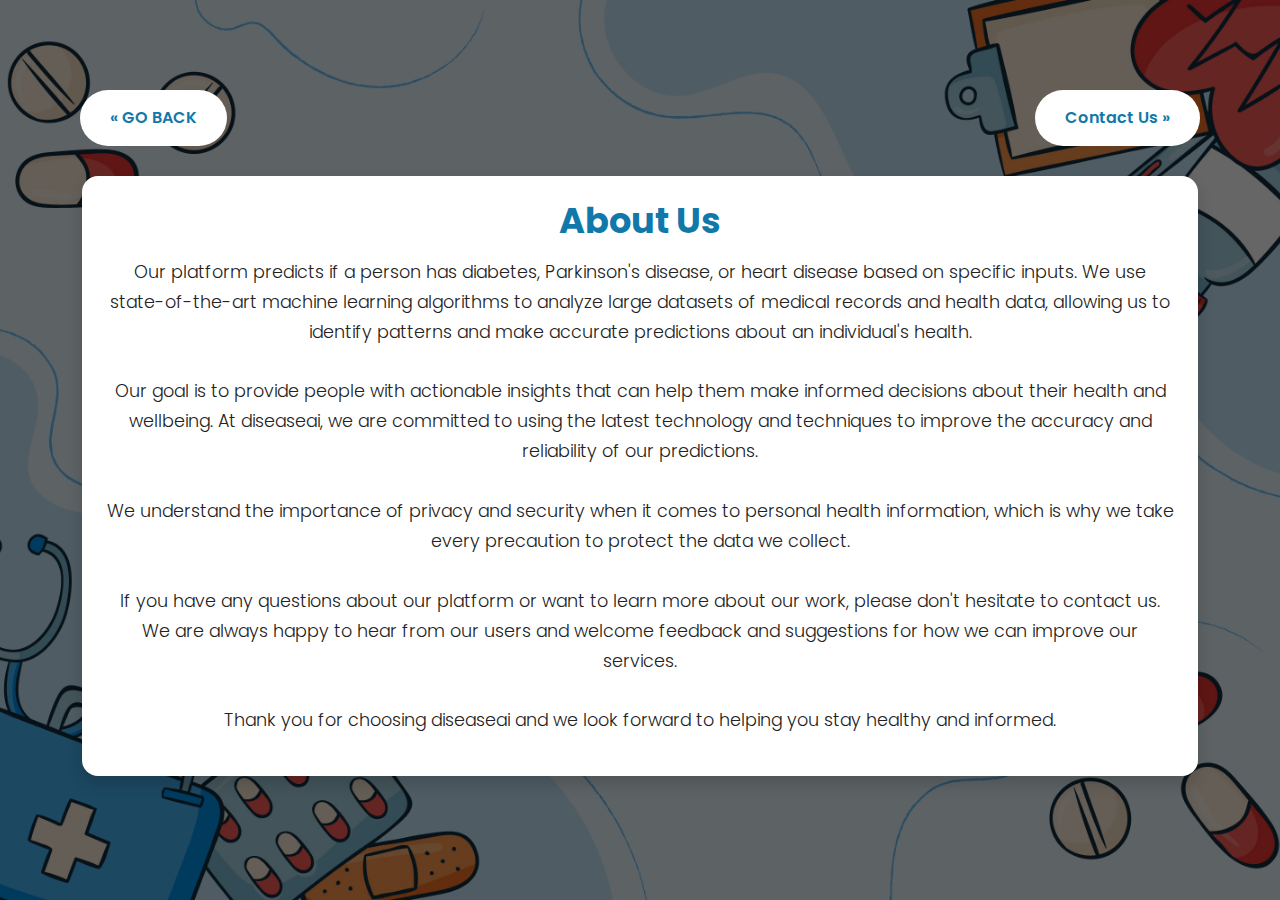
<file: ABOUT/about.html>
<!DOCTYPE html>
<html lang="en">

<head>
    <meta charset="UTF-8">
    <meta name="viewport" content="width=device-width, initial-scale=1.0">
    <title>About</title>
    <link rel="stylesheet" href="about.css">
    <link href="https://cdn.jsdelivr.net/npm/bootstrap@5.3.3/dist/css/bootstrap.min.css" rel="stylesheet">
</head>

<body>
    <section class="py-5">
        <div class="container">
            <div class="d-flex flex-column flex-md-row justify-content-between align-items-center mb-4 gap-3">
                <button class="animated-button">
                    <a href="../index.html" class="text-decoration-none text-reset">
                        <span class="text">&laquo; GO BACK</span>
                    </a>
                </button>
                <button class="animated-button1">
                    <a href="../CONTACT/contact.html" class="text-decoration-none text-reset">
                        <span class="text">Contact Us &raquo;</span>
                    </a>
                </button>
            </div>
            <div class="bg-white rounded-4 shadow p-4">
                <h2 class="text-center mb-3">About Us</h2>
                <p class="lead text-center">
                    Our platform predicts if a person has diabetes, Parkinson's disease, or heart disease based on specific inputs. We use state-of-the-art machine learning algorithms to analyze large datasets of medical records and health data, allowing us to identify patterns and make accurate predictions about an individual's health.<br><br>
                    Our goal is to provide people with actionable insights that can help them make informed decisions about their health and wellbeing. At diseaseai, we are committed to using the latest technology and techniques to improve the accuracy and reliability of our predictions.<br><br>
                    We understand the importance of privacy and security when it comes to personal health information, which is why we take every precaution to protect the data we collect.<br><br>
                    If you have any questions about our platform or want to learn more about our work, please don't hesitate to contact us. We are always happy to hear from our users and welcome feedback and suggestions for how we can improve our services.<br><br>
                    Thank you for choosing diseaseai and we look forward to helping you stay healthy and informed.
                </p>
            </div>
        </div>
    </section>
    <script src="https://cdn.jsdelivr.net/npm/bootstrap@5.3.3/dist/js/bootstrap.bundle.min.js"></script>
</body>

</html>
</file>
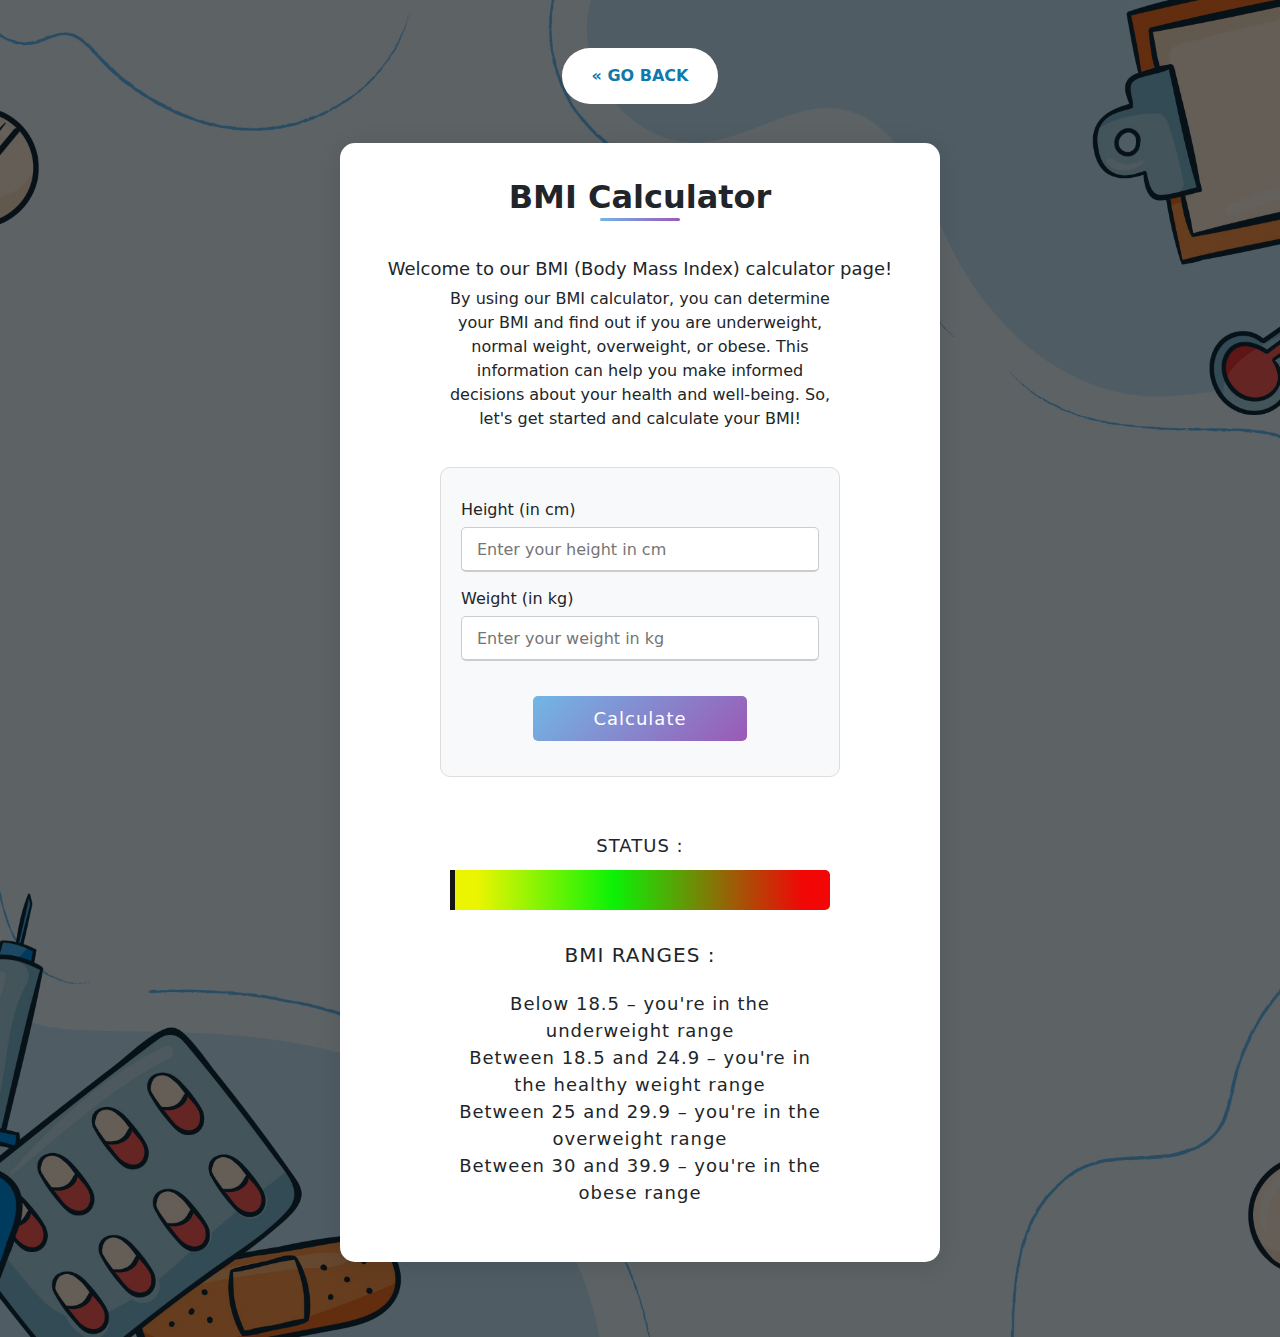
<file: PREDICT/bmi.html>
<!DOCTYPE html>
<html lang="en">

<head>
    <meta charset="UTF-8">
    <meta name="viewport" content="width=device-width, initial-scale=1.0">
    <title>BMI Calculator</title>
    <link href="https://cdn.jsdelivr.net/npm/bootstrap@5.3.0-alpha1/dist/css/bootstrap.min.css" rel="stylesheet">
    <link rel="stylesheet" href="https://stackpath.bootstrapcdn.com/font-awesome/4.7.0/css/font-awesome.min.css">
    <style>
        * {
            margin: 0px;
            box-sizing: border-box;
        }

        body {
            min-height: 100vh;
            width: 100%;
            display: flex;
            justify-content: center;
            align-items: center;
            background-image: url("/IMAGES/hm2.jpg");
            background-size: cover;
            background-position: center;
            position: relative;
        }

        body::after {
            content: "";
            position: absolute;
            top: 0;
            left: 0;
            height: 100%;
            width: 100%;
            background-color: rgba(0, 0, 0, 0.6);
            z-index: 1;
        }

        section {
            position: relative;
            z-index: 2;
            padding-top: 50px;
            padding-bottom: 50px;
            width: 100%;
        }

        .animated-button1 {
            position: static;
            display: flex;
            align-items: center;
            text-align: center;
            padding: 10px 24px;
            border: 4px solid;
            border-color: transparent;
            font-size: 1rem;
            border-radius: 100px;
            font-weight: 600;
            color: #1079aa;
            box-shadow: 0 0 0 2px #ffffff;
            cursor: pointer;
            overflow: hidden;
            transition: all 0.6s cubic-bezier(0.23, 1, 0.32, 1);
            background: #fff;
            margin-bottom: 1.5rem;
        }

        .animated-button1 .text {
            position: relative;
            z-index: 1;
            transform: translateX(-12px);
            transition: all 0.8s cubic-bezier(0.23, 1, 0.32, 1);
        }

        .animated-button1:hover {
            box-shadow: 0 0 0 12px transparent;
            color: #212121;
            border-radius: 12px;
            background: #e6f7ff;
        }

        .animated-button1:hover .text {
            transform: translateX(12px);
        }

        .animated-button1:active {
            scale: 0.95;
            box-shadow: 0 0 0 4px rgb(47, 200, 255);
        }

        .animated-button1:hover .circle {
            width: 220px;
            height: 220px;
            opacity: 1;
        }

        .contain {
            display: flex;
            flex-direction: column;
            align-items: center;
            width: 100%;
            max-width: 600px;
            padding: 30px;
            margin: 25px auto;
            border-radius: 15px;
            background-color: #fff;
            box-shadow: 0 4px 24px 0 rgba(0,0,0,0.10);
        }

        .contain .title {
            font-size: 2rem;
            font-weight: 600;
            position: relative;
            text-align: center;
        }

        .contain .title::before {
            content: "";
            position: absolute;
            left: 50%;
            bottom: 0;
            transform: translateX(-50%);
            height: 3px;
            width: 80px;
            border-radius: 5px;
            background: linear-gradient(135deg, #71b7e6, #9b59b6);
        }

        .contain .intro {
            display: flex;
            justify-content: center;
            text-align: center;
            margin-top: 10px;
            font-size: 18px;
            font-weight: 500;
        }

        .intro1 {
            margin: 5px auto;
            font-size: 16px;
            max-width: 75%;
            text-align: center;
        }

        .contain .inputs {
            margin: 15px auto;
            width: 100%;
            max-width: 400px;
            padding: 15px 20px;
            border: 1px solid rgb(223, 220, 220);
            border-radius: 10px;
            background: #f8f9fa;
        }

        .input-box {
            margin: 15px 0;
            width: 100%;
        }

        .input-box span.details {
            display: block;
            font-weight: 500;
            margin-bottom: 5px;
        }

        .input-box input {
            height: 45px;
            width: 100%;
            outline: none;
            font-size: 16px;
            border-radius: 5px;
            padding-left: 15px;
            border: 0.5px solid #ccc;
            border-bottom-width: 2px;
            transition: all 0.3s ease;
        }

        form .button {
            height: 45px;
            margin-top: 35px;
            margin-bottom: 20px;
            display: flex;
            justify-content: center;
        }

        form .button input {
            height: 100%;
            width: 60%;
            border-radius: 5px;
            border: none;
            color: #fff;
            font-size: 18px;
            font-weight: 500;
            letter-spacing: 1px;
            cursor: pointer;
            transition: all 0.3s ease;
            background: linear-gradient(135deg, #71b7e6, #9b59b6);
        }

        .contain .lever {
            width: 100%;
            max-width: 400px;
            margin-top: 30px;
            padding: 10px;
        }

        .lever p {
            text-align: center;
            font-size: 18px;
            font-weight: 500;
            letter-spacing: 1px;
        }

        #imcContainer {
            width: 100%;
            border-radius: 5px;
            height: 40px;
            background: linear-gradient(90deg, rgba(235, 245, 2, 1) 7%, rgba(11, 242, 6, 1) 43%, rgba(242, 6, 6, 1) 93%);
        }

        #IMCbar {
            width: 0%;
            height: 40px;
            margin-top: -5px;
            border-right: 5px solid #161515;
            transition: all 2s ease;
        }

        .contain .last {
            font-size: 20px;
            font-weight: 500;
            letter-spacing: 1px;
            text-align: center;
            margin-top: 30px;
        }

        .contain .last1 {
            font-size: 18px;
            letter-spacing: 1px;
            text-align: center;
            margin-top: 20px;
        }

        .last1 ol {
            list-style: none;
            padding-left: 0;
        }

        @media (max-width: 991.98px) {
            .contain {
                max-width: 90vw;
                padding: 20px;
            }
            .contain .inputs,
            .contain .lever {
                max-width: 100%;
                min-width: 0;
            }
            .intro1 {
                max-width: 95%;
            }
        }

        @media (max-width: 575.98px) {
            section {
                padding-top: 20px;
                padding-bottom: 20px;
            }
            .contain {
                padding: 10px;
                margin: 10px auto;
            }
            .contain .title {
                font-size: 1.3rem;
            }
            .contain .inputs,
            .contain .lever {
                padding: 10px 5px;
            }
            .intro1 {
                font-size: 15px;
            }
            .contain .last,
            .contain .last1 {
                font-size: 1rem;
            }
        }
    </style>
</head>

<body>
    <section>
        <div class="container d-flex flex-column align-items-center">
            <button class="animated-button1 mb-3">
                <a href="../index.html" style="text-decoration: none; color: inherit;">
                    <span class="text">&laquo; GO BACK</span>
                </a>
            </button>
            <main class="w-100">
                <div class="contain">
                    <div class="title">BMI Calculator</div><br>
                    <div class="intro">
                        Welcome to our BMI (Body Mass Index) calculator page!
                    </div>
                    <div class="intro1">
                        By using our BMI calculator, you can determine your BMI and find out if you are underweight, normal weight, overweight, or obese. This information can help you make informed decisions about your health and well-being. So, let's get started and calculate
                        your BMI!
                        <p></p>
                    </div>
                    <div class="inputs">
                        <form id="bmiForm" onsubmit="return calculateBmi(event);">
                            <div class="input-box">
                                <span class="details">Height (in cm)</span>
                                <input type="number" id="height" step="0.1" placeholder="Enter your height in cm" required>
                            </div>
                            <div class="input-box">
                                <span class="details">Weight (in kg)</span>
                                <input type="number" id="weight" step="0.1" placeholder="Enter your weight in kg" required>
                            </div>
                            <div class="button">
                                <input type="submit" value="Calculate">
                            </div>
                        </form>
                    </div>
                    <div class="lever">
                        <p id="imcData">STATUS : </p>
                        <div id="imcContainer">
                            <div id="IMCbar"></div>
                        </div>
                        <div class="last">BMI RANGES :</div>
                        <div class="last1">
                            <ol>
                                <li>Below 18.5 – you're in the underweight range</li>
                                <li>Between 18.5 and 24.9 – you're in the healthy weight range</li>
                                <li>Between 25 and 29.9 – you're in the overweight range</li>
                                <li>Between 30 and 39.9 – you're in the obese range</li>
                            </ol>
                        </div>
                    </div>
                </div>
            </main>
        </div>
    </section>

    <script>
        function calculateBmi(event) {
            event.preventDefault();
            const height = parseFloat(document.getElementById('height').value);
            const weight = parseFloat(document.getElementById('weight').value);

            if (isNaN(height) || isNaN(weight)) {
                alert("Please enter valid height and weight values.");
                return false;
            }

            const heightInMeters = height / 100;
            const bmi = (weight / (heightInMeters * heightInMeters)).toFixed(2);

            let status;
            if (bmi < 18.5) {
                status = "Underweight";
            } else if (bmi >= 18.5 && bmi <= 24.9) {
                status = "Normal weight";
            } else if (bmi >= 25 && bmi <= 29.9) {
                status = "Overweight";
            } else {
                status = "Obese";
            }

            const imcData = document.getElementById('imcData');
            const imcBar = document.getElementById('IMCbar');

            imcData.textContent = `STATUS: ${status} (BMI: ${bmi})`;
            imcBar.style.width = `${(bmi / 40) * 100}%`;

            if (bmi < 18.5) {
                imcBar.style.backgroundColor = "yellow";
            } else if (bmi >= 18.5 && bmi <= 24.9) {
                imcBar.style.backgroundColor = "green";
            } else if (bmi >= 25 && bmi <= 29.9) {
                imcBar.style.backgroundColor = "orange";
            } else {
                imcBar.style.backgroundColor = "red";
            }

            return false;
        }
    </script>
    <script src="https://cdn.jsdelivr.net/npm/bootstrap@5.3.0-alpha1/dist/js/bootstrap.bundle.min.js"></script>
</body>

</html>
</file>
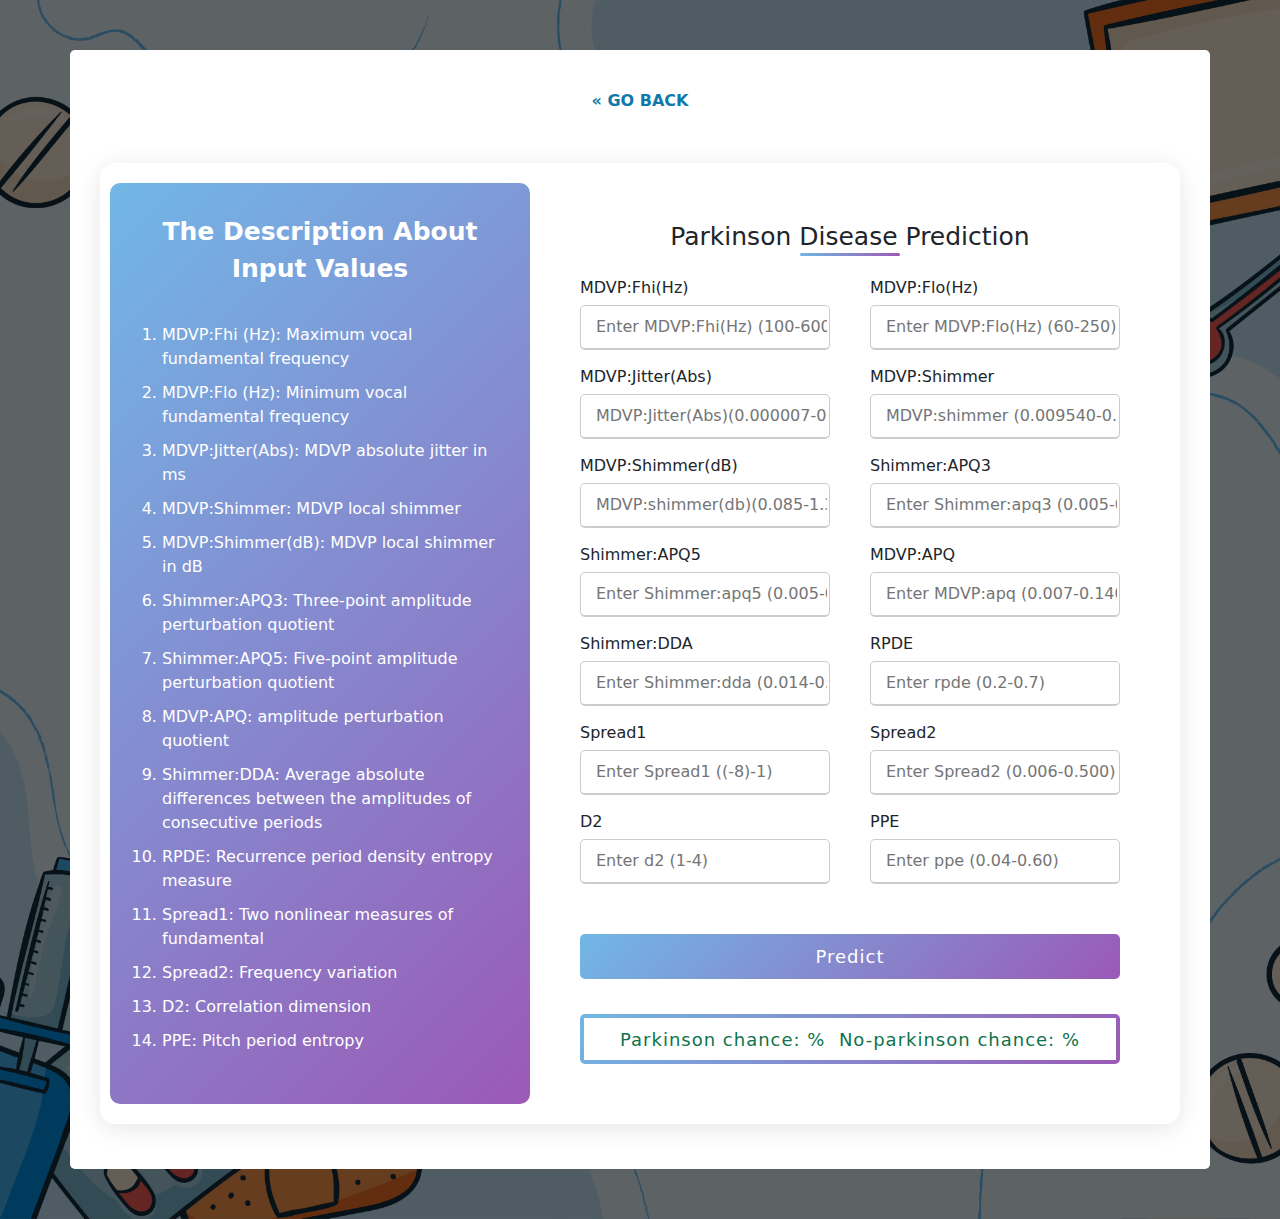
<file: PREDICT/brain.html>
<!DOCTYPE html>
<html lang="en">

<head>
    <meta charset="UTF-8">
    <meta name="viewport" content="width=device-width, initial-scale=1.0">
    <title>Parkinson Disease Prediction</title>
    <link href="https://cdn.jsdelivr.net/npm/bootstrap@5.3.0-alpha1/dist/css/bootstrap.min.css" rel="stylesheet">
    <link rel="stylesheet" href="https://stackpath.bootstrapcdn.com/font-awesome/4.7.0/css/font-awesome.min.css">
    <style>
        * {
            margin: 0px;
            box-sizing: border-box;
        }

        body {
            min-height: 100vh;
            width: 100%;
            display: flex;
            justify-content: center;
            align-items: center;
            background-image: url("/IMAGES/hm2.jpg");
            background-size: cover;
            background-position: center;
            position: relative;
        }

        body::after {
            content: "";
            position: absolute;
            top: 0;
            left: 0;
            height: 100%;
            width: 100%;
            background-color: rgba(0, 0, 0, 0.6);
            z-index: 1;
        }

        section {
            position: relative;
            z-index: 2;
            padding-top: 50px;
            padding-bottom: 50px;
            width: 100%;
        }

        .animated-button1 {
            position: static;
            display: flex;
            align-items: center;
            text-align: center;
            padding: 10px 24px;
            border: 4px solid;
            border-color: transparent;
            font-size: 1rem;
            border-radius: 100px;
            font-weight: 600;
            color: #1079aa;
            box-shadow: 0 0 0 2px #ffffff;
            cursor: pointer;
            overflow: hidden;
            transition: all 0.6s cubic-bezier(0.23, 1, 0.32, 1);
            background: #fff;
            margin-bottom: 1.5rem;
        }

        .animated-button1 .text {
            position: relative;
            z-index: 1;
            transform: translateX(-12px);
            transition: all 0.8s cubic-bezier(0.23, 1, 0.32, 1);
        }

        .animated-button1:hover {
            box-shadow: 0 0 0 12px transparent;
            color: #212121;
            border-radius: 12px;
            background: #e6f7ff;
        }

        .animated-button1:hover .text {
            transform: translateX(12px);
        }

        .animated-button1:active {
            scale: 0.95;
            box-shadow: 0 0 0 4px rgb(47, 200, 255);
        }

        .animated-button1:hover .circle {
            width: 220px;
            height: 220px;
            opacity: 1;
        }

        .contain {
            display: flex;
            flex-direction: row;
            justify-content: space-between;
            align-items: flex-start;
            flex-wrap: wrap;
            padding: 10px;
            margin: 20px auto;
            width: 100%;
            max-width: 1100px;
            border-radius: 15px;
            background-color: white;
            box-shadow: 0 4px 24px 0 rgba(0,0,0,0.10);
        }

        .left {
            width: 100%;
            max-width: 420px;
            display: flex;
            flex-direction: column;
            justify-content: flex-start;
            align-items: flex-start;
            min-height: 400px;
            margin: auto;
            border-radius: 10px;
            background: linear-gradient(135deg, #71b7e6, #9b59b6);
            padding: 20px;
            flex: 1 1 350px;
        }

        .left .imag {
            font-size: 25px;
            margin: 10px auto;
            color: white;
            font-weight: 600;
            text-align: center;
            width: 100%;
        }

        .left .descript {
            width: 100%;
            margin: 15px auto;
            color: white;
            font-weight: 400;
        }

        .descript ol li {
            margin: 10px auto;
        }

        .right {
            width: 100%;
            max-width: 650px;
            display: flex;
            justify-content: center;
            align-items: center;
            padding: 20px;
            background-color: white;
            flex: 2 1 400px;
        }

        .container {
            width: 100%;
            background-color: #fff;
            padding: 25px 30px;
            border-radius: 5px;
        }

        .container .title {
            font-size: 25px;
            font-weight: 500;
            position: relative;
            text-align: center;
        }

        .container .title::before {
            content: "";
            position: absolute;
            left: 50%;
            bottom: 0;
            transform: translateX(-50%);
            height: 3px;
            width: 100px;
            border-radius: 5px;
            background: linear-gradient(135deg, #71b7e6, #9b59b6);
        }

        .content form .user-details {
            display: flex;
            flex-wrap: wrap;
            justify-content: space-between;
            margin: 20px 0 12px 0;
        }

        form .user-details .input-box {
            margin-bottom: 15px;
            width: calc(100% / 2 - 20px);
        }

        form .input-box span.details {
            display: block;
            font-weight: 500;
            margin-bottom: 5px;
        }

        form .button {
            height: 45px;
            margin: 35px 0;
        }

        form .button input {
            height: 100%;
            width: 100%;
            border-radius: 5px;
            border: none;
            color: #fff;
            font-size: 18px;
            font-weight: 500;
            letter-spacing: 1px;
            cursor: pointer;
            transition: all 0.3s ease;
            background: linear-gradient(135deg, #71b7e6, #9b59b6);
        }

        form .button input:hover {
            background: linear-gradient(135deg, #9b59b6, #71b7e6);
        }

        .user-details .input-box input {
            height: 45px;
            width: 100%;
            outline: none;
            font-size: 16px;
            border-radius: 5px;
            padding-left: 15px;
            border: 0.5px solid #ccc;
            border-bottom-width: 2px;
            transition: all 0.3s ease;
        }

        .result {
            height: 50px;
            margin: 5px 0;
            padding: 4px;
            width: 100%;
            background: linear-gradient(135deg, #71b7e6, #9b59b6);
            border-radius: 5px;
        }

        .result p {
            font-size: 18px;
            font-weight: 500;
            letter-spacing: 1px;
            background-color: #fff;
            height: 100%;
            width: 100%;
            text-align: center;
            padding-top: 8px;
            color: rgb(13, 116, 76);
            overflow-y: scroll;
        }

        @media (max-width: 991.98px) {
            .contain {
                flex-direction: column;
                align-items: stretch;
                max-width: 98vw;
                padding: 10px 2vw;
            }
            .left, .right {
                max-width: 100%;
                width: 100%;
                margin: 0 auto 20px auto;
                padding: 15px;
            }
            .container {
                padding: 15px 10px;
            }
        }

        @media (max-width: 575.98px) {
            section {
                padding-top: 20px;
                padding-bottom: 20px;
            }
            .contain {
                padding: 5px;
                margin: 5px auto;
            }
            .left, .right {
                padding: 10px 2px;
            }
            .container .title {
                font-size: 1.2rem;
            }
            .result p {
                font-size: 1rem;
            }
        }
    </style>
</head>

<body>
    <section>
        <div class="container d-flex flex-column align-items-center">
            <button class="animated-button1 mb-3">
                <a href="../index.html" style="text-decoration: none; color: inherit;">
                    <span class="text">&laquo; GO BACK</span>
                </a>
            </button>
            <main class="w-100">
                <div class="contain">
                    <div class="left">
                        <div class="imag">The Description About Input Values</div>
                        <div class="descript">
                            <ol>
                                <li>MDVP:Fhi (Hz): Maximum vocal fundamental frequency</li>
                                <li>MDVP:Flo (Hz): Minimum vocal fundamental frequency</li>
                                <li>MDVP:Jitter(Abs): MDVP absolute jitter in ms</li>
                                <li>MDVP:Shimmer: MDVP local shimmer</li>
                                <li>MDVP:Shimmer(dB): MDVP local shimmer in dB</li>
                                <li>Shimmer:APQ3: Three-point amplitude perturbation quotient</li>
                                <li>Shimmer:APQ5: Five-point amplitude perturbation quotient</li>
                                <li>MDVP:APQ: amplitude perturbation quotient</li>
                                <li>
                                    Shimmer:DDA: Average absolute differences between the amplitudes of consecutive periods
                                </li>
                                <li>RPDE: Recurrence period density entropy measure</li>
                                <li>Spread1: Two nonlinear measures of fundamental</li>
                                <li>Spread2: Frequency variation</li>
                                <li>D2: Correlation dimension</li>
                                <li>PPE: Pitch period entropy</li>
                            </ol>
                        </div>
                    </div>

                    <div class="right">
                        <div class="container">
                            <div class="title">Parkinson Disease Prediction</div>
                            <div class="content">
                                <form id="predictionForm" method="POST">
                                    <div class="user-details">
                                        <div class="input-box">
                                            <span class="details">MDVP:Fhi(Hz)</span>
                                            <input type="text" name="mdvpfhi" size="0.00001" placeholder="Enter MDVP:Fhi(Hz) (100-600)" required="" spellcheck="false" data-ms-editor="true">
                                        </div>
                                        <div class="input-box">
                                            <span class="details">MDVP:Flo(Hz)</span>
                                            <input type="text" name="mdvpflo" size="0.00001" placeholder="Enter MDVP:Flo(Hz) (60-250)" required="" spellcheck="false" data-ms-editor="true">
                                        </div>
                                        <div class="input-box">
                                            <span class="details">MDVP:Jitter(Abs)</span>
                                            <input type="text" name="mdvpjitter" size="0.00001" placeholder="MDVP:Jitter(Abs)(0.000007-0.000260)" required="" spellcheck="false" data-ms-editor="true">
                                        </div>
                                        <div class="input-box">
                                            <span class="details">MDVP:Shimmer</span>
                                            <input type="text" name="mdvpshi" size="0.00001" placeholder="MDVP:shimmer (0.009540-0.119080)" required="" spellcheck="false" data-ms-editor="true">
                                        </div>
                                        <div class="input-box">
                                            <span class="details">MDVP:Shimmer(dB)</span>
                                            <input type="text" name="mdvpshidb" size="0.00001" placeholder="MDVP:shimmer(db)(0.085-1.302)" required="" spellcheck="false" data-ms-editor="true">
                                        </div>
                                        <div class="input-box">
                                            <span class="details">Shimmer:APQ3</span>
                                            <input type="text" name="shiq3" size="0.00001" placeholder="Enter Shimmer:apq3 (0.005-0.060)" required="" spellcheck="false" data-ms-editor="true">
                                        </div>
                                        <div class="input-box">
                                            <span class="details">Shimmer:APQ5</span>
                                            <input type="text" name="shiq5" size="0.00001" placeholder="Enter Shimmer:apq5 (0.005-0.080)" required="" spellcheck="false" data-ms-editor="true">
                                        </div>
                                        <div class="input-box">
                                            <span class="details">MDVP:APQ</span>
                                            <input type="text" name="mdvpapq" size="0.00001" placeholder="Enter MDVP:apq (0.007-0.140)" required="" spellcheck="false" data-ms-editor="true">
                                        </div>
                                        <div class="input-box">
                                            <span class="details">Shimmer:DDA</span>
                                            <input type="text" name="shidda" size="0.00001" placeholder="Enter Shimmer:dda (0.014-0.170)" required="" spellcheck="false" data-ms-editor="true">
                                        </div>
                                        <div class="input-box">
                                            <span class="details">RPDE</span>
                                            <input type="text" name="rpde" size="0.00001" placeholder="Enter rpde (0.2-0.7)" required="" spellcheck="false" data-ms-editor="true">
                                        </div>
                                        <div class="input-box">
                                            <span class="details">Spread1</span>
                                            <input type="text" name="spread1" size="0.00001" placeholder="Enter Spread1 ((-8)-1)" required="" spellcheck="false" data-ms-editor="true">
                                        </div>
                                        <div class="input-box">
                                            <span class="details">Spread2</span>
                                            <input type="text" name="spread2" size="0.00001" placeholder="Enter Spread2 (0.006-0.500)" required="" spellcheck="false" data-ms-editor="true">
                                        </div>
                                        <div class="input-box">
                                            <span class="details">D2</span>
                                            <input type="text" name="d2" size="0.00001" placeholder="Enter d2 (1-4)" required="" spellcheck="false" data-ms-editor="true">
                                        </div>
                                        <div class="input-box">
                                            <span class="details">PPE</span>
                                            <input type="text" name="ppe" size="0.00001" placeholder="Enter ppe (0.04-0.60)" required="" spellcheck="false" data-ms-editor="true">
                                        </div>
                                    </div>
                                    <div class="button">
                                        <input type="submit" value="Predict">
                                    </div>
                                </form>
                                <div class="result">
                                    <p>Parkinson chance: % &nbsp;No-parkinson chance: % </p>
                                </div>
                            </div>
                        </div>
                    </div>
                </div>
            </main>
        </div>
    </section>

    <script>
        document.addEventListener('DOMContentLoaded', function() {
            const form = document.getElementById('predictionForm');
            form.addEventListener('submit', function(e) {
                e.preventDefault();

                // Simulate prediction result
                const resultElement = document.querySelector('.result p');
                const parkinsonChance = Math.floor(Math.random() * 100);
                const noParkinsonChance = 100 - parkinsonChance;

                resultElement.innerHTML = `Parkinson chance: ${parkinsonChance}% &nbsp; No-parkinson chance: ${noParkinsonChance}%`;
            });
        });
    </script>
    <script src="https://cdn.jsdelivr.net/npm/bootstrap@5.3.0-alpha1/dist/js/bootstrap.bundle.min.js"></script>
</body>

</html>
</file>
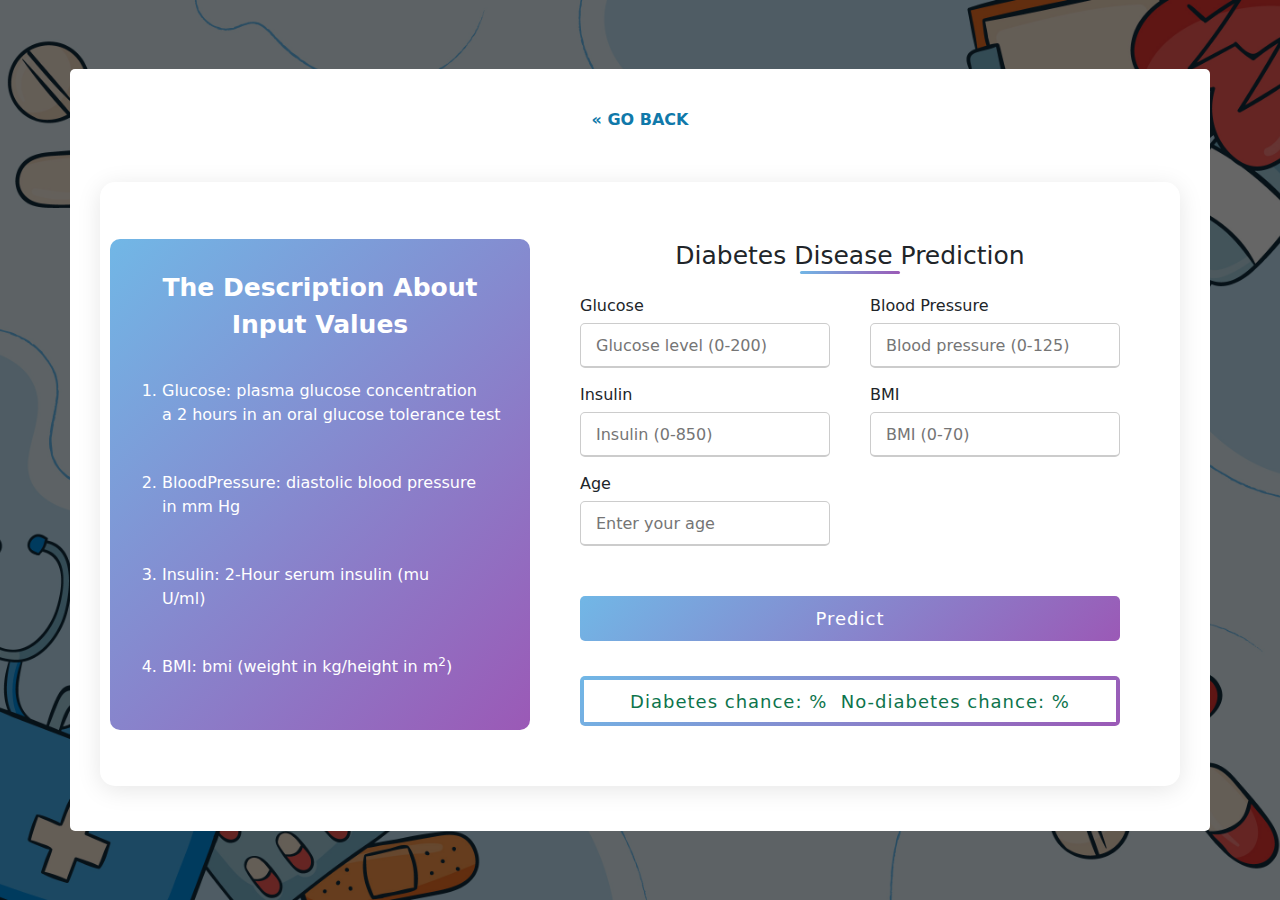
<file: PREDICT/diabetes.html>
<!DOCTYPE html>
<html lang="en">

<head>
    <meta charset="UTF-8">
    <meta name="viewport" content="width=device-width, initial-scale=1.0">
    <title>Diabetes Disease Predict</title>
    <link href="https://cdn.jsdelivr.net/npm/bootstrap@5.3.0-alpha1/dist/css/bootstrap.min.css" rel="stylesheet">
    <link rel="stylesheet" href="https://stackpath.bootstrapcdn.com/font-awesome/4.7.0/css/font-awesome.min.css">
    <style>
        * {
            margin: 0px;
            box-sizing: border-box;
        }

        body {
            min-height: 100vh;
            width: 100%;
            display: flex;
            justify-content: center;
            align-items: center;
            background-image: url("/IMAGES/hm2.jpg");
            background-size: cover;
            background-position: center;
            position: relative;
        }

        body::after {
            content: "";
            position: absolute;
            top: 0;
            left: 0;
            height: 100%;
            width: 100%;
            background-color: rgba(0, 0, 0, 0.6);
            z-index: 1;
        }

        section {
            position: relative;
            z-index: 2;
            padding-top: 50px;
            padding-bottom: 50px;
            width: 100%;
        }

        .animated-button1 {
            position: static;
            display: flex;
            align-items: center;
            text-align: center;
            padding: 10px 24px;
            border: 4px solid;
            border-color: transparent;
            font-size: 1rem;
            border-radius: 100px;
            font-weight: 600;
            color: #1079aa;
            box-shadow: 0 0 0 2px #ffffff;
            cursor: pointer;
            overflow: hidden;
            transition: all 0.6s cubic-bezier(0.23, 1, 0.32, 1);
            background: #fff;
            margin-bottom: 1.5rem;
        }

        .animated-button1 .text {
            position: relative;
            z-index: 1;
            transform: translateX(-12px);
            transition: all 0.8s cubic-bezier(0.23, 1, 0.32, 1);
        }

        .animated-button1:hover {
            box-shadow: 0 0 0 12px transparent;
            color: #212121;
            border-radius: 12px;
            background: #e6f7ff;
        }

        .animated-button1:hover .text {
            transform: translateX(12px);
        }

        .animated-button1:active {
            scale: 0.95;
            box-shadow: 0 0 0 4px rgb(47, 200, 255);
        }

        .animated-button1:hover .circle {
            width: 220px;
            height: 220px;
            opacity: 1;
        }

        .contain {
            display: flex;
            flex-direction: row;
            justify-content: space-between;
            align-items: flex-start;
            flex-wrap: wrap;
            padding: 10px;
            margin: 20px auto;
            width: 100%;
            max-width: 1100px;
            border-radius: 15px;
            background-color: white;
            box-shadow: 0 4px 24px 0 rgba(0,0,0,0.10);
        }

        .left {
            width: 100%;
            max-width: 420px;
            display: flex;
            flex-direction: column;
            justify-content: flex-start;
            align-items: flex-start;
            min-height: 300px;
            margin: auto;
            border-radius: 10px;
            background: linear-gradient(135deg, #71b7e6, #9b59b6);
            padding: 20px;
            flex: 1 1 350px;
        }

        .left .imag {
            font-size: 25px;
            margin: 10px auto;
            color: white;
            font-weight: 600;
            text-align: center;
            width: 100%;
        }

        .left .descript {
            width: 100%;
            margin: 15px auto;
            color: white;
            font-weight: 400;
        }

        .descript ol li {
            margin: 10px auto;
        }

        .right {
            width: 100%;
            max-width: 650px;
            display: flex;
            justify-content: center;
            align-items: center;
            padding: 20px;
            background-color: white;
            flex: 2 1 400px;
        }

        .container {
            width: 100%;
            background-color: #fff;
            padding: 25px 30px;
            border-radius: 5px;
        }

        .container .title {
            font-size: 25px;
            font-weight: 500;
            position: relative;
            text-align: center;
        }

        .container .title::before {
            content: "";
            position: absolute;
            left: 50%;
            bottom: 0;
            transform: translateX(-50%);
            height: 3px;
            width: 100px;
            border-radius: 5px;
            background: linear-gradient(135deg, #71b7e6, #9b59b6);
        }

        .content form .user-details {
            display: flex;
            flex-wrap: wrap;
            justify-content: space-between;
            margin: 20px 0 12px 0;
        }

        form .user-details .input-box {
            margin-bottom: 15px;
            width: calc(100% / 2 - 20px);
        }

        form .input-box span.details {
            display: block;
            font-weight: 500;
            margin-bottom: 5px;
        }

        form .button {
            height: 45px;
            margin: 35px 0;
        }

        form .button input {
            height: 100%;
            width: 100%;
            border-radius: 5px;
            border: none;
            color: #fff;
            font-size: 18px;
            font-weight: 500;
            letter-spacing: 1px;
            cursor: pointer;
            transition: all 0.3s ease;
            background: linear-gradient(135deg, #71b7e6, #9b59b6);
        }

        form .button input:hover {
            background: linear-gradient(135deg, #9b59b6, #71b7e6);
        }

        .user-details .input-box input {
            height: 45px;
            width: 100%;
            outline: none;
            font-size: 16px;
            border-radius: 5px;
            padding-left: 15px;
            border: 0.5px solid #ccc;
            border-bottom-width: 2px;
            transition: all 0.3s ease;
        }

        .result {
            height: 50px;
            margin: 5px 0;
            padding: 4px;
            width: 100%;
            background: linear-gradient(135deg, #71b7e6, #9b59b6);
            border-radius: 5px;
        }

        .result p {
            font-size: 18px;
            font-weight: 500;
            letter-spacing: 1px;
            background-color: #fff;
            height: 100%;
            width: 100%;
            text-align: center;
            padding-top: 8px;
            color: rgb(13, 116, 76);
            overflow-y: scroll;
        }

        @media (max-width: 991.98px) {
            .contain {
                flex-direction: column;
                align-items: stretch;
                max-width: 98vw;
                padding: 10px 2vw;
            }
            .left, .right {
                max-width: 100%;
                width: 100%;
                margin: 0 auto 20px auto;
                padding: 15px;
            }
            .container {
                padding: 15px 10px;
            }
        }

        @media (max-width: 575.98px) {
            section {
                padding-top: 20px;
                padding-bottom: 20px;
            }
            .contain {
                padding: 5px;
                margin: 5px auto;
            }
            .left, .right {
                padding: 10px 2px;
            }
            .container .title {
                font-size: 1.2rem;
            }
            .result p {
                font-size: 1rem;
            }
        }
    </style>
</head>

<body>
    <section>
        <div class="container d-flex flex-column align-items-center">
            <button class="animated-button1 mb-3">
                <a href="../index.html" style="text-decoration: none; color: inherit;">
                    <span class="text">&laquo; GO BACK</span>
                </a>
            </button>
            <main class="w-100">
                <div class="contain">
                    <div class="left">
                        <div class="imag">The Description About Input Values</div>
                        <div class="descript">
                            <ol>
                                <li>
                                    Glucose: plasma glucose concentration <br> a 2 hours in an oral glucose tolerance test
                                </li>
                                <br>
                                <li>
                                    BloodPressure: diastolic blood pressure<br> in mm Hg
                                </li>
                                <br>
                                <li>Insulin: 2-Hour serum insulin (mu <br>U/ml)</li>
                                <br>
                                <li>BMI: bmi (weight in kg/height in m<sup>2</sup>)</li>
                            </ol>
                        </div>
                    </div>

                    <div class="right">
                        <div class="container">
                            <div class="title">Diabetes Disease Prediction</div>
                            <div class="content">
                                <form id="predictionForm">
                                    <div class="user-details">
                                        <div class="input-box">
                                            <span class="details">Glucose</span>
                                            <input type="number" name="Glucose" id="Glucose" placeholder="Glucose level (0-200)" required="">
                                        </div>
                                        <div class="input-box">
                                            <span class="details">Blood Pressure</span>
                                            <input type="number" name="Blood" id="Blood" placeholder="Blood pressure (0-125)" required="">
                                        </div>
                                        <div class="input-box">
                                            <span class="details">Insulin</span>
                                            <input type="number" name="Insulin" id="Insulin" placeholder="Insulin (0-850)" required="">
                                        </div>
                                        <div class="input-box">
                                            <span class="details">BMI</span>
                                            <input type="number" name="BMI" id="BMI" size="0.001" placeholder="BMI (0-70)" required="">
                                        </div>
                                        <div class="input-box">
                                            <span class="details">Age</span>
                                            <input type="number" name="Age" id="Age" placeholder="Enter your age" required="">
                                        </div>
                                    </div>
                                    <div class="button">
                                        <input type="submit" value="Predict">
                                    </div>
                                </form>
                                <div class="result">
                                    <p id="resultText">Diabetes chance: % &nbsp;No-diabetes chance: % </p>
                                </div>
                            </div>
                        </div>
                    </div>
                </div>
            </main>
        </div>
    </section>

    <script>
        document.getElementById('predictionForm').addEventListener('submit', function(event) {
            event.preventDefault(); // Prevent form submission

            // Get form values
            var glucose = document.getElementById('Glucose').value;
            var bloodPressure = document.getElementById('Blood').value;
            var insulin = document.getElementById('Insulin').value;
            var bmi = document.getElementById('BMI').value;
            var age = document.getElementById('Age').value;

            // Simple validation
            if (glucose === '' || bloodPressure === '' || insulin === '' || bmi === '' || age === '') {
                alert('Please fill in all fields');
                return;
            }

            // Placeholder for prediction logic (e.g., API call)
            var diabetesChance = Math.random() * 100;
            var noDiabetesChance = 100 - diabetesChance;

            // Display result
            document.getElementById('resultText').textContent = 'Diabetes chance: ' + diabetesChance.toFixed(2) + '% \xa0\xa0 No-diabetes chance: ' + noDiabetesChance.toFixed(2) + '%';
        });
    </script>
    <script src="https://cdn.jsdelivr.net/npm/bootstrap@5.3.0-alpha1/dist/js/bootstrap.bundle.min.js"></script>
</body>

</html>
</file>
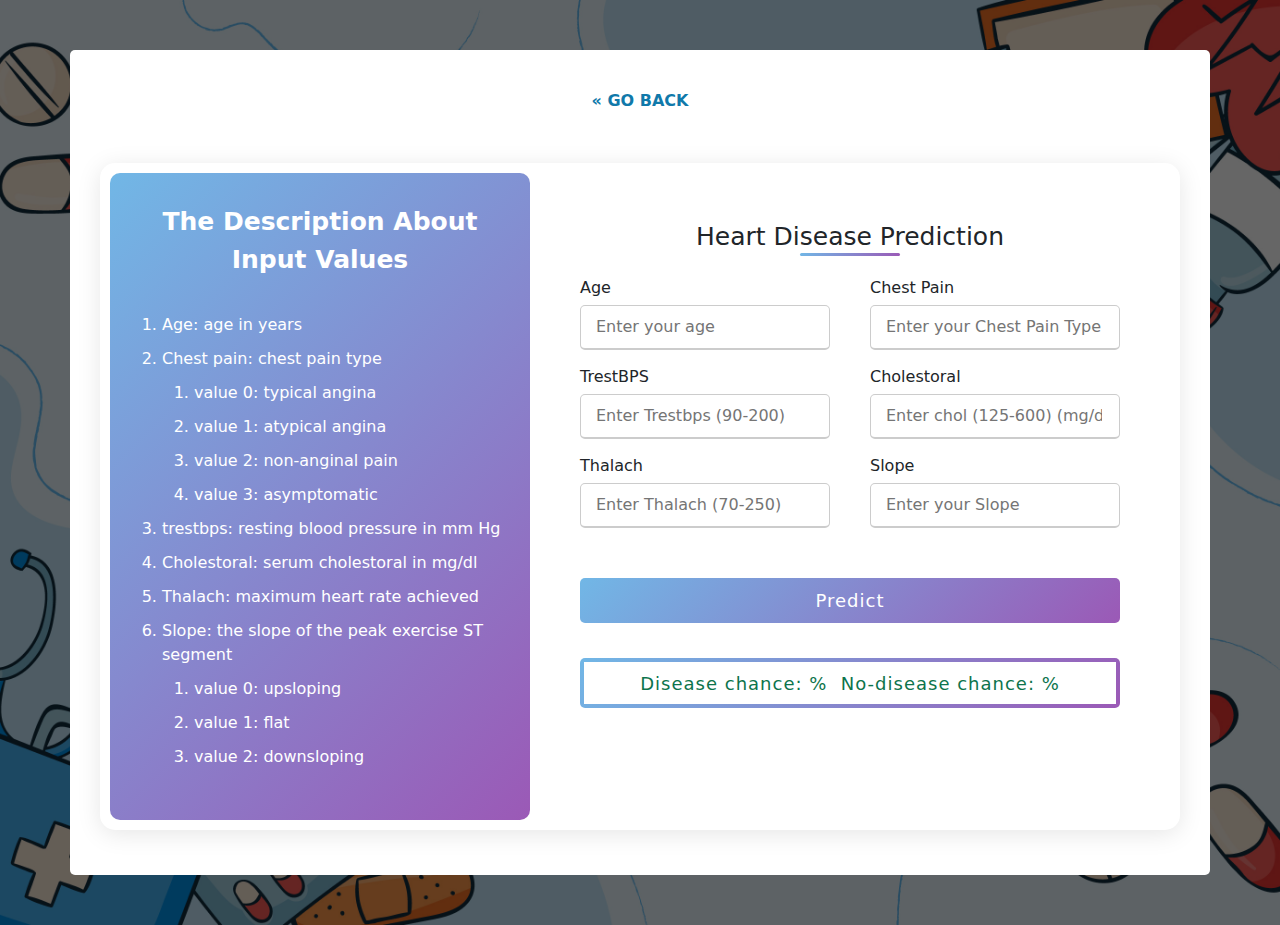
<file: PREDICT/heart.html>
<!DOCTYPE html>
<html lang="en">

<head>
    <meta charset="UTF-8">
    <meta name="viewport" content="width=device-width, initial-scale=1.0">
    <title>Heart Disease Predict</title>
    <link href="https://cdn.jsdelivr.net/npm/bootstrap@5.3.0-alpha1/dist/css/bootstrap.min.css" rel="stylesheet">
    <link rel="stylesheet" href="https://stackpath.bootstrapcdn.com/font-awesome/4.7.0/css/font-awesome.min.css">
    <style>
        * {
            margin: 0px;
            box-sizing: border-box;
        }

        body {
            min-height: 100vh;
            width: 100%;
            display: flex;
            justify-content: center;
            align-items: center;
            background-image: url("/IMAGES/hm2.jpg");
            background-size: cover;
            background-position: center;
            position: relative;
        }

        body::after {
            content: "";
            position: absolute;
            top: 0;
            left: 0;
            height: 100%;
            width: 100%;
            background-color: rgba(0, 0, 0, 0.6);
            z-index: 1;
        }

        section {
            position: relative;
            z-index: 2;
            padding-top: 50px;
            padding-bottom: 50px;
            width: 100%;
        }

        .animated-button1 {
            position: static;
            display: flex;
            align-items: center;
            text-align: center;
            padding: 10px 24px;
            border: 4px solid;
            border-color: transparent;
            font-size: 1rem;
            border-radius: 100px;
            font-weight: 600;
            color: #1079aa;
            box-shadow: 0 0 0 2px #ffffff;
            cursor: pointer;
            overflow: hidden;
            transition: all 0.6s cubic-bezier(0.23, 1, 0.32, 1);
            background: #fff;
            margin-bottom: 1.5rem;
        }

        .animated-button1 .text {
            position: relative;
            z-index: 1;
            transform: translateX(-12px);
            transition: all 0.8s cubic-bezier(0.23, 1, 0.32, 1);
        }

        .animated-button1:hover {
            box-shadow: 0 0 0 12px transparent;
            color: #212121;
            border-radius: 12px;
            background: #e6f7ff;
        }

        .animated-button1:hover .text {
            transform: translateX(12px);
        }

        .animated-button1:active {
            scale: 0.95;
            box-shadow: 0 0 0 4px rgb(47, 200, 255);
        }

        .animated-button1:hover .circle {
            width: 220px;
            height: 220px;
            opacity: 1;
        }

        .contain {
            display: flex;
            flex-direction: row;
            justify-content: space-between;
            align-items: flex-start;
            flex-wrap: wrap;
            padding: 10px;
            margin: 20px auto;
            width: 100%;
            max-width: 1100px;
            border-radius: 15px;
            background-color: white;
            box-shadow: 0 4px 24px 0 rgba(0,0,0,0.10);
        }

        .left {
            width: 100%;
            max-width: 420px;
            display: flex;
            flex-direction: column;
            justify-content: flex-start;
            align-items: flex-start;
            min-height: 300px;
            margin: auto;
            border-radius: 10px;
            background: linear-gradient(135deg, #71b7e6, #9b59b6);
            padding: 20px;
            flex: 1 1 350px;
        }

        .left .imag {
            font-size: 25px;
            margin: 10px auto;
            color: white;
            font-weight: 600;
            text-align: center;
            width: 100%;
        }

        .left .descript {
            width: 100%;
            margin: 15px auto;
            color: white;
            font-weight: 400;
        }

        .descript ol li {
            margin: 10px auto;
        }

        .right {
            width: 100%;
            max-width: 650px;
            display: flex;
            justify-content: center;
            align-items: center;
            padding: 20px;
            background-color: white;
            flex: 2 1 400px;
        }

        .container {
            width: 100%;
            background-color: #fff;
            padding: 25px 30px;
            border-radius: 5px;
        }

        .container .title {
            font-size: 25px;
            font-weight: 500;
            position: relative;
            text-align: center;
        }

        .container .title::before {
            content: "";
            position: absolute;
            left: 50%;
            bottom: 0;
            transform: translateX(-50%);
            height: 3px;
            width: 100px;
            border-radius: 5px;
            background: linear-gradient(135deg, #71b7e6, #9b59b6);
        }

        .content form .user-details {
            display: flex;
            flex-wrap: wrap;
            justify-content: space-between;
            margin: 20px 0 12px 0;
        }

        form .user-details .input-box {
            margin-bottom: 15px;
            width: calc(100% / 2 - 20px);
        }

        form .input-box span.details {
            display: block;
            font-weight: 500;
            margin-bottom: 5px;
        }

        form .button {
            height: 45px;
            margin: 35px 0;
        }

        form .button input {
            height: 100%;
            width: 100%;
            border-radius: 5px;
            border: none;
            color: #fff;
            font-size: 18px;
            font-weight: 500;
            letter-spacing: 1px;
            cursor: pointer;
            transition: all 0.3s ease;
            background: linear-gradient(135deg, #71b7e6, #9b59b6);
        }

        form .button input:hover {
            background: linear-gradient(135deg, #9b59b6, #71b7e6);
        }

        .user-details .input-box input {
            height: 45px;
            width: 100%;
            outline: none;
            font-size: 16px;
            border-radius: 5px;
            padding-left: 15px;
            border: 0.5px solid #ccc;
            border-bottom-width: 2px;
            transition: all 0.3s ease;
        }

        .result {
            height: 50px;
            margin: 5px 0;
            padding: 4px;
            width: 100%;
            background: linear-gradient(135deg, #71b7e6, #9b59b6);
            border-radius: 5px;
        }

        .result p {
            font-size: 18px;
            font-weight: 500;
            letter-spacing: 1px;
            background-color: #fff;
            height: 100%;
            width: 100%;
            text-align: center;
            padding-top: 8px;
            color: rgb(13, 116, 76);
            overflow-y: scroll;
        }

        @media (max-width: 991.98px) {
            .contain {
                flex-direction: column;
                align-items: stretch;
                max-width: 98vw;
                padding: 10px 2vw;
            }
            .left, .right {
                max-width: 100%;
                width: 100%;
                margin: 0 auto 20px auto;
                padding: 15px;
            }
            .container {
                padding: 15px 10px;
            }
        }

        @media (max-width: 575.98px) {
            section {
                padding-top: 20px;
                padding-bottom: 20px;
            }
            .contain {
                padding: 5px;
                margin: 5px auto;
            }
            .left, .right {
                padding: 10px 2px;
            }
            .container .title {
                font-size: 1.2rem;
            }
            .result p {
                font-size: 1rem;
            }
        }
    </style>
</head>

<body>
    <section>
        <div class="container d-flex flex-column align-items-center">
            <button class="animated-button1 mb-3">
                <a href="../index.html" style="text-decoration: none; color: inherit;">
                    <span class="text">&laquo; GO BACK</span>
                </a>
            </button>
            <main class="w-100">
                <div class="contain">
                    <div class="left">
                        <div class="imag">The Description About Input Values</div>
                        <div class="descript">
                            <ol>
                                <li>Age: age in years</li>
                                <li>
                                    Chest pain: chest pain type
                                    <ol>
                                        <li>value 0: typical angina</li>
                                        <li>value 1: atypical angina</li>
                                        <li>value 2: non-anginal pain</li>
                                        <li>value 3: asymptomatic</li>
                                    </ol>
                                </li>
                                <li>trestbps: resting blood pressure in mm Hg</li>
                                <li>Cholestoral: serum cholestoral in mg/dl</li>
                                <li>Thalach: maximum heart rate achieved</li>
                                <li>
                                    Slope: the slope of the peak exercise ST segment
                                    <ol>
                                        <li>value 0: upsloping</li>
                                        <li>value 1: flat</li>
                                        <li>value 2: downsloping</li>
                                    </ol>
                                </li>
                            </ol>
                        </div>
                    </div>

                    <div class="right">
                        <div class="container">
                            <div class="title">Heart Disease Prediction</div>
                            <div class="content">
                                <form id="predictionForm">
                                    <div class="user-details">
                                        <div class="input-box">
                                            <span class="details">Age</span>
                                            <input type="number" name="age" id="age" placeholder="Enter your age" required>
                                        </div>
                                        <div class="input-box">
                                            <span class="details">Chest Pain</span>
                                            <input type="number" name="cp" id="cp" placeholder="Enter your Chest Pain Type" required>
                                        </div>
                                        <div class="input-box">
                                            <span class="details">TrestBPS</span>
                                            <input type="number" name="tbps" id="tbps" placeholder="Enter Trestbps (90-200)" required>
                                        </div>
                                        <div class="input-box">
                                            <span class="details">Cholestoral</span>
                                            <input type="number" name="chol" id="chol" placeholder="Enter chol (125-600) (mg/dl)" required>
                                        </div>
                                        <div class="input-box">
                                            <span class="details">Thalach</span>
                                            <input type="number" name="thal" id="thal" placeholder="Enter Thalach (70-250)" required>
                                        </div>
                                        <div class="input-box">
                                            <span class="details">Slope</span>
                                            <input type="number" name="slope" id="slope" placeholder="Enter your Slope" required>
                                        </div>
                                    </div>
                                    <div class="button">
                                        <input type="submit" value="Predict">
                                    </div>
                                </form>
                                <div class="result">
                                    <p id="resultText">Disease chance: % &nbsp;No-disease chance: %</p>
                                </div>
                            </div>
                        </div>
                    </div>
                </div>
            </main>
        </div>
    </section>

    <script>
        document.getElementById('predictionForm').addEventListener('submit', function(event) {
            event.preventDefault(); // Prevent form submission

            // Get form values
            var age = document.getElementById('age').value;
            var chestPain = document.getElementById('cp').value;
            var trestbps = document.getElementById('tbps').value;
            var chol = document.getElementById('chol').value;
            var thalach = document.getElementById('thal').value;
            var slope = document.getElementById('slope').value;

            // Simple validation
            if (age === '' || chestPain === '' || trestbps === '' || chol === '' || thalach === '' || slope === '') {
                alert('Please fill in all fields');
                return;
            }

            // Placeholder for prediction logic (e.g., API call)
            var diseaseChance = Math.random() * 100;
            var noDiseaseChance = 100 - diseaseChance;

            // Display result
            document.getElementById('resultText').textContent = 'Disease chance: ' + diseaseChance.toFixed(2) + '% \xa0\xa0 No-disease chance: ' + noDiseaseChance.toFixed(2) + '%';
        });
    </script>
    <script src="https://cdn.jsdelivr.net/npm/bootstrap@5.3.0-alpha1/dist/js/bootstrap.bundle.min.js"></script>
</body>

</html>
</file>
<file: ABOUT/about.css>
@import url('https://fonts.googleapis.com/css2?family=Poppins:wght@400;600;700&display=swap');
* {
    padding: 0;
    margin: 0;
    box-sizing: border-box;
    font-family: 'Poppins', sans-serif;
}

body {
    min-height: 100vh;
    width: 100%;
    display: flex;
    justify-content: center;
    align-items: center;
    background-image: url("/IMAGES/hm2.jpg");
    background-size: cover;
    background-position: center;
    position: relative;
}

body::after {
    content: "";
    position: absolute;
    top: 0;
    left: 0;
    height: 100%;
    width: 100%;
    background-color: rgba(0, 0, 0, 0.6);
    z-index: 1;
}

a {
    color: #1079aa;
    text-decoration: none;
}

section {
    position: relative;
    z-index: 2;
    padding-top: 50px;
    padding-bottom: 50px;
    width: 100%;
}

.container {
    max-width: 1080px;
    margin-left: auto;
    margin-right: auto;
    padding-left: 20px;
    padding-right: 20px;
}

.bg-white {
    background: rgba(255,255,255,0.95);
}

.section-header {
    margin-bottom: 50px;
    text-align: center;
}

.section-header h2 {
    color: #FFF;
    font-weight: bold;
    font-size: 3em;
    margin-bottom: 20px;
}

.section-header p {
    color: #FFF;
}

/* Responsive Button Group */
.d-flex.gap-3 {
    gap: 1rem !important;
}

.animated-button,
.animated-button1 {
    position: static;
    display: flex;
    align-items: center;
    text-align: center;
    padding: 10px 24px;
    border: 4px solid;
    border-color: transparent;
    font-size: 1rem;
    border-radius: 100px;
    font-weight: 600;
    color: #1079aa;
    box-shadow: 0 0 0 2px #ffffff;
    cursor: pointer;
    overflow: hidden;
    transition: all 0.6s cubic-bezier(0.23, 1, 0.32, 1);
    background: #fff;
    margin-bottom: 0;
}

.animated-button .text,
.animated-button1 .text {
    position: relative;
    z-index: 1;
    transform: translateX(-12px);
    transition: all 0.8s cubic-bezier(0.23, 1, 0.32, 1);
}

.animated-button:hover,
.animated-button1:hover {
    box-shadow: 0 0 0 12px transparent;
    color: #212121;
    border-radius: 12px;
    background: #e6f7ff;
}

.animated-button:hover .text,
.animated-button1:hover .text {
    transform: translateX(12px);
}

.animated-button:active,
.animated-button1:active {
    scale: 0.95;
    box-shadow: 0 0 0 4px rgb(47, 200, 255);
}

.animated-button:hover .circle,
.animated-button1:hover .circle {
    width: 220px;
    height: 220px;
    opacity: 1;
}

/* About Card */
.bg-white {
    border-radius: 1.5rem;
    box-shadow: 0 4px 24px 0 rgba(0,0,0,0.10);
    padding: 2rem;
    margin-top: 2rem;
    margin-bottom: 2rem;
}

/* Responsive Typography */
.bg-white h2 {
    color: #1079aa;
    font-weight: 700;
    font-size: 2.2rem;
    margin-bottom: 1rem;
}

.bg-white p {
    color: #222;
    font-size: 1.1rem;
    line-height: 1.7;
}

@media (max-width: 991.98px) {
    .container {
        max-width: 95vw;
        padding-left: 10px;
        padding-right: 10px;
    }
    .bg-white {
        padding: 1.2rem;
    }
    .section-header h2 {
        font-size: 2.2em;
    }
}

@media (max-width: 767.98px) {
    .d-flex.gap-3 {
        flex-direction: column !important;
        align-items: stretch !important;
        gap: 0.75rem !important;
    }
    .bg-white {
        padding: 1rem;
    }
    .section-header h2 {
        font-size: 1.5em;
    }
    .bg-white h2 {
        font-size: 1.5rem;
    }
    .bg-white p {
        font-size: 1rem;
    }
}

@media (max-width: 575.98px) {
    section {
        padding-top: 20px;
        padding-bottom: 20px;
    }
    .container {
        padding-left: 5px;
        padding-right: 5px;
    }
    .bg-white {
        padding: 0.7rem;
        margin-top: 1rem;
        margin-bottom: 1rem;
    }
}
</file>
